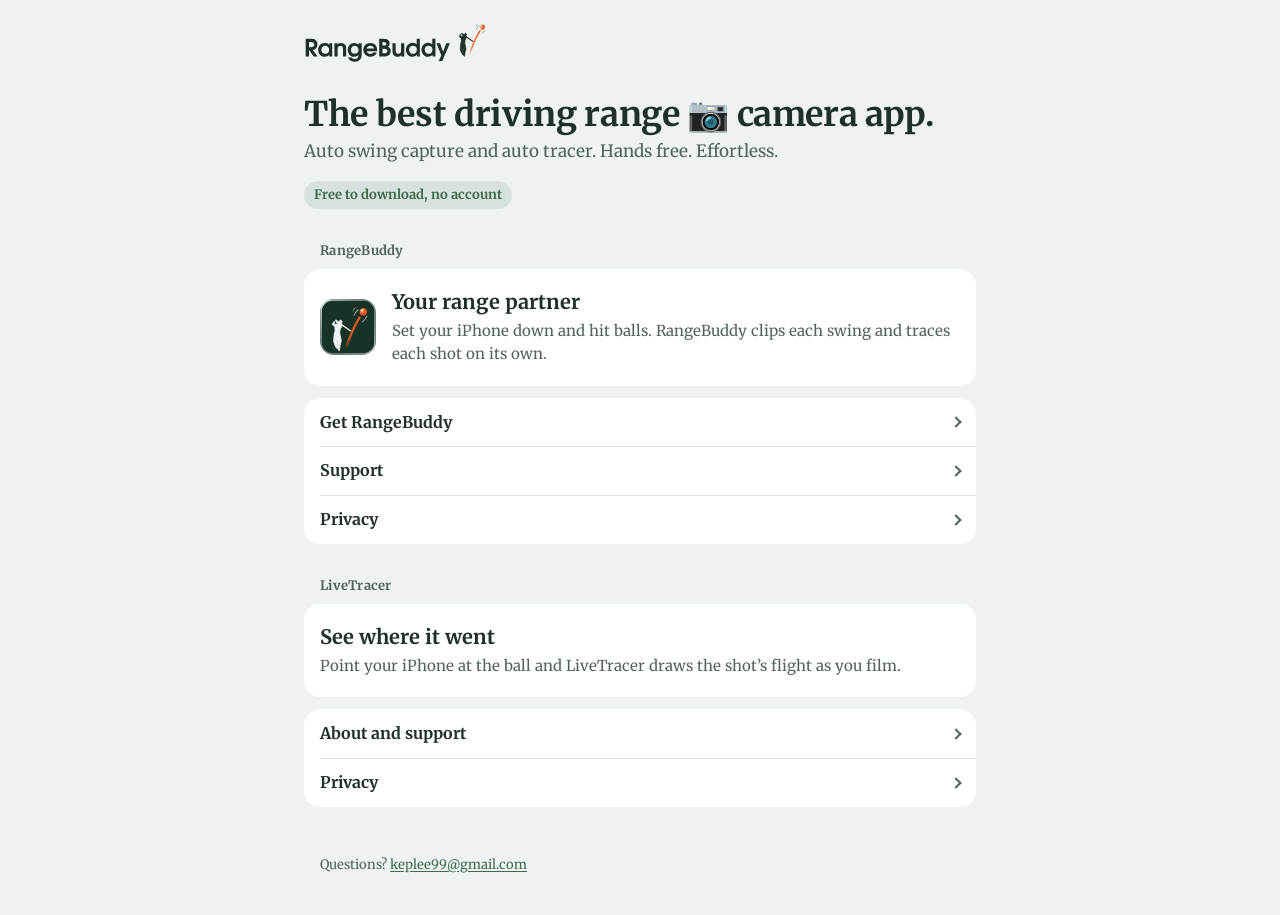
<file: index.html>
<!doctype html>
<html lang="en">
<head>
<meta charset="utf-8">
<meta name="viewport" content="width=device-width, initial-scale=1, viewport-fit=cover">
<title>RangeBuddy</title>
<meta name="description" content="Golf apps for iPhone: RangeBuddy films and sorts every swing; LiveTracer traces your shot as you film.">
<meta name="theme-color" content="#EEF2F1" media="(prefers-color-scheme: light)">
<meta name="theme-color" content="#1F2F2A" media="(prefers-color-scheme: dark)">
<link rel="icon" href="assets/rangebuddy-icon-mark.svg" type="image/svg+xml">
<link rel="stylesheet" href="assets/site.css">
</head>
<body>
<a class="skip" href="#main">Skip to content</a>
<div class="page">
  <header class="banner">
    <a class="brand" href="./" aria-label="RangeBuddy">
      <span class="wordmark" aria-hidden="true"></span>
      <picture aria-hidden="true">
        <source srcset="assets/rangebuddy-logo-dark.svg" media="(prefers-color-scheme: dark)">
        <img src="assets/rangebuddy-logo.svg" alt="">
      </picture>
    </a>
  </header>

  <main id="main">
    <h1 class="title">The best driving range 📷 camera app.</h1>
    <p class="lede">Auto swing capture and auto tracer. Hands free. Effortless.</p>
    <p><span class="badge">Free to download, no account</span></p>

    <section aria-labelledby="rangebuddy-heading">
      <h2 class="section-header" id="rangebuddy-heading">RangeBuddy</h2>
      <div class="group">
        <div class="hero">
          <img src="assets/rangebuddy-icon-mark.svg" alt="">
          <div>
            <h3>Your range partner</h3>
            <p>Set your iPhone down and hit balls. RangeBuddy clips each swing and traces each shot on its own.</p>
          </div>
        </div>
      </div>
      <nav class="group links" aria-label="RangeBuddy pages">
        <a class="row" href="get/"><span class="row-body"><span class="row-title">Get RangeBuddy</span></span></a>
        <a class="row" href="support/"><span class="row-body"><span class="row-title">Support</span></span></a>
        <a class="row" href="privacy/"><span class="row-body"><span class="row-title">Privacy</span></span></a>
      </nav>
    </section>

    <section aria-labelledby="livetracer-heading">
      <h2 class="section-header" id="livetracer-heading">LiveTracer</h2>
      <div class="group">
        <div class="hero">
          <div>
            <h3>See where it went</h3>
            <p>Point your iPhone at the ball and LiveTracer draws the shot’s flight as you film.</p>
          </div>
        </div>
      </div>
      <nav class="group links" aria-label="LiveTracer pages">
        <a class="row" href="livetracer/"><span class="row-body"><span class="row-title">About and support</span></span></a>
        <a class="row" href="livetracer/privacy/"><span class="row-body"><span class="row-title">Privacy</span></span></a>
      </nav>
    </section>
  </main>

  <footer class="footer">
    <span>Questions? <a href="mailto:keplee99@gmail.com">keplee99@gmail.com</a></span>
  </footer>
</div>
</body>
</html>
</file>
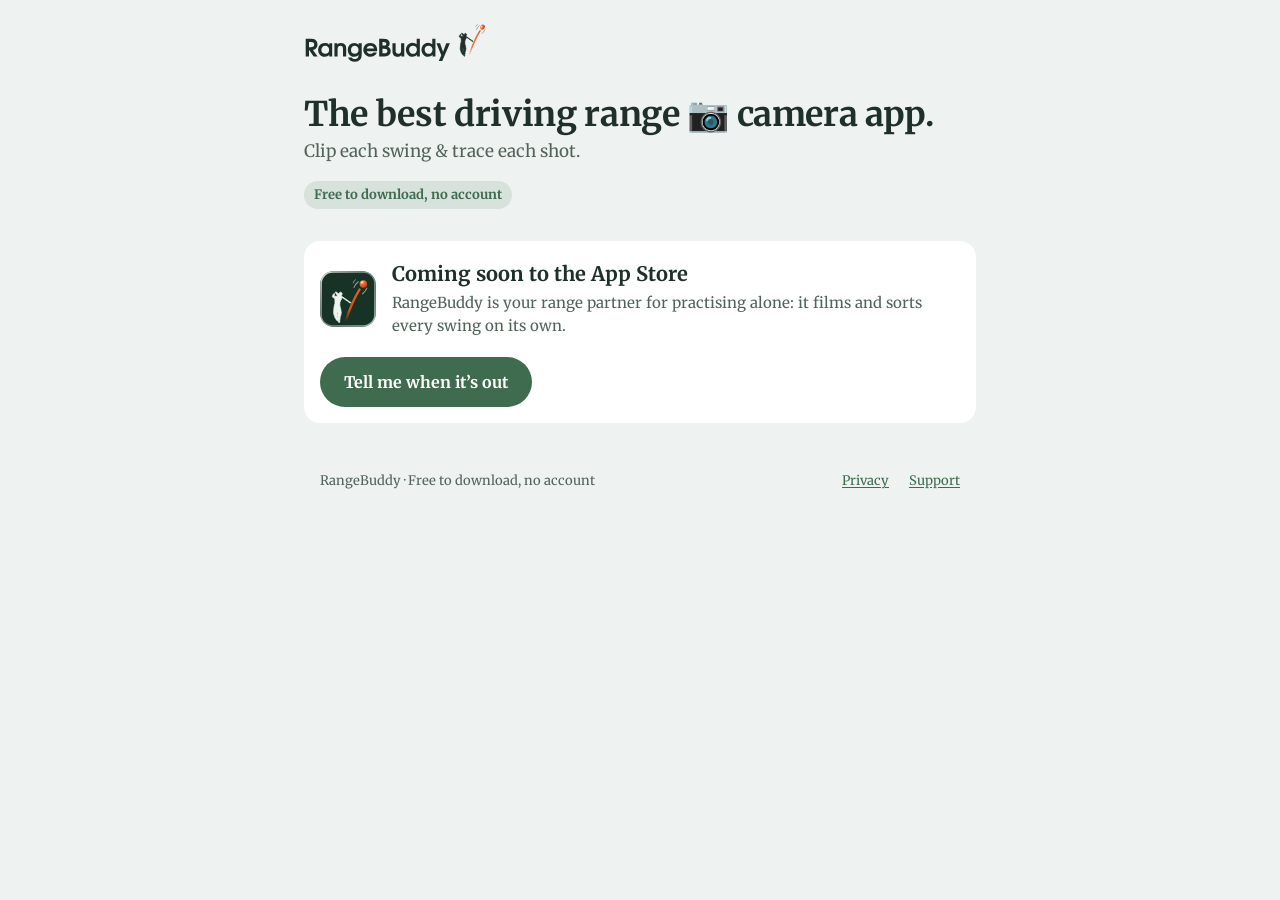
<file: get/index.html>
<!doctype html>
<html lang="en">
<head>
<meta charset="utf-8">
<meta name="viewport" content="width=device-width, initial-scale=1, viewport-fit=cover">
<title>Get RangeBuddy</title>
<meta name="description" content="RangeBuddy films and sorts every swing on its own. Free to download, no account.">
<meta name="robots" content="noindex">
<meta name="theme-color" content="#EEF2F1" media="(prefers-color-scheme: light)">
<meta name="theme-color" content="#1F2F2A" media="(prefers-color-scheme: dark)">
<link rel="icon" href="../assets/rangebuddy-icon-mark.svg" type="image/svg+xml">
<link rel="stylesheet" href="../assets/site.css">
<script>
  // Where the QR code on shared videos leads. Empty: show this page ("coming soon").
  // Set it to the App Store link at launch (or a TestFlight link before), e.g.
  // "https://apps.apple.com/app/id0000000000?pt=PROVIDER&ct=badge".
  // Query parameters on this page's URL (for example ?ct=badge) are passed through.
  var TARGET = "";
  if (TARGET) {
    var target = new URL(TARGET);
    new URLSearchParams(location.search).forEach(function (value, key) {
      if (!target.searchParams.has(key)) target.searchParams.set(key, value);
    });
    location.replace(target.toString());
  }
</script>
</head>
<body>
<a class="skip" href="#main">Skip to content</a>
<div class="page">
  <header class="banner">
    <a class="brand" href="../support/" aria-label="RangeBuddy">
      <span class="wordmark" aria-hidden="true"></span>
      <picture aria-hidden="true">
        <source srcset="../assets/rangebuddy-logo-dark.svg" media="(prefers-color-scheme: dark)">
        <img src="../assets/rangebuddy-logo.svg" alt="">
      </picture>
    </a>
  </header>

  <main id="main">
    <h1 class="title">The best driving range 📷 camera app.</h1>
    <p class="lede">Clip each swing &amp; trace each shot.</p>
    <p><span class="badge">Free to download, no account</span></p>

    <section aria-labelledby="soon-heading">
      <h2 class="visually-hidden" id="soon-heading">Availability</h2>
      <div class="group">
        <div class="hero">
          <img src="../assets/rangebuddy-icon-mark.svg" alt="">
          <div>
            <h3>Coming soon to the App Store</h3>
            <p>RangeBuddy is your range partner for practising alone: it films and sorts every swing on its own.</p>
          </div>
        </div>
        <div class="actions"><a class="button" href="mailto:keplee99@gmail.com?subject=Tell%20me%20when%20RangeBuddy%20launches">Tell me when it’s out</a></div>
      </div>
    </section>
  </main>

  <footer class="footer">
    <span>RangeBuddy · Free to download, no account</span>
    <nav aria-label="Footer"><a href="../privacy/">Privacy</a><a href="../support/">Support</a></nav>
  </footer>
</div>
</body>
</html>
</file>
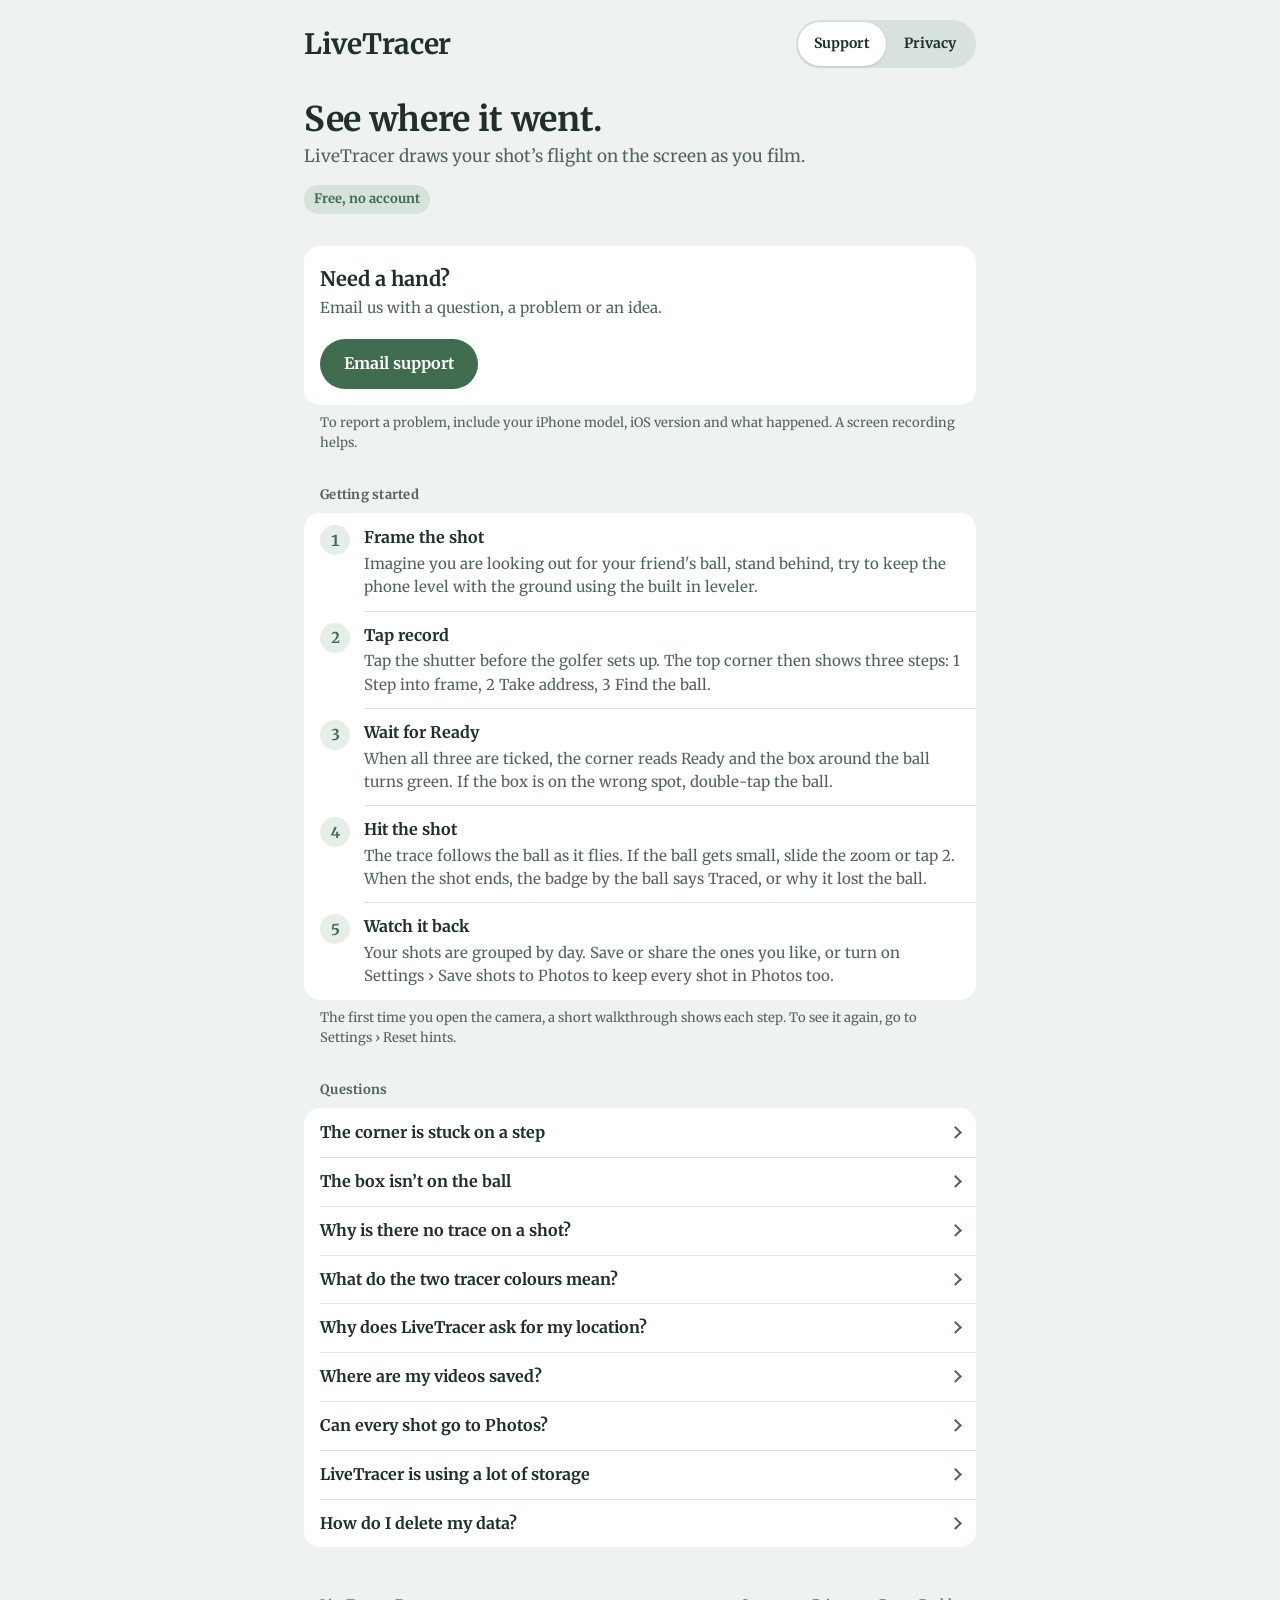
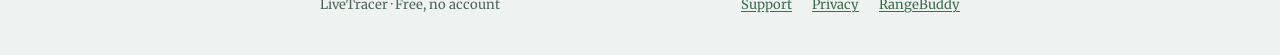
<file: livetracer/index.html>
<!doctype html>
<html lang="en">
<head>
<meta charset="utf-8">
<meta name="viewport" content="width=device-width, initial-scale=1, viewport-fit=cover">
<title>LiveTracer</title>
<meta name="description" content="LiveTracer draws your golf shot’s flight as you film it on iPhone. Help, setup tips and how to reach us.">
<meta name="theme-color" content="#EEF2F1" media="(prefers-color-scheme: light)">
<meta name="theme-color" content="#1F2F2A" media="(prefers-color-scheme: dark)">
<link rel="stylesheet" href="../assets/site.css">
</head>
<body>
<a class="skip" href="#main">Skip to content</a>
<div class="page">
  <header class="banner">
    <a class="brand brand-text" href="./">LiveTracer</a>
    <nav class="segmented" aria-label="Pages">
      <a href="./" aria-current="page">Support</a>
      <a href="privacy/">Privacy</a>
    </nav>
  </header>

  <main id="main">
    <h1 class="title">See where it went.</h1>
    <p class="lede">LiveTracer draws your shot’s flight on the screen as you film.</p>
    <p><span class="badge">Free, no account</span></p>

    <section aria-labelledby="contact-heading">
      <h2 class="visually-hidden" id="contact-heading">Contact</h2>
      <div class="group">
        <div class="hero">
          <div>
            <h3>Need a hand?</h3>
            <p>Email us with a question, a problem or an idea.</p>
          </div>
        </div>
        <div class="actions"><a class="button" href="mailto:keplee99@gmail.com?subject=LiveTracer%20support">Email support</a></div>
      </div>
      <p class="section-footer">To report a problem, include your iPhone model, iOS version and what happened. A screen recording helps.</p>
    </section>

    <!-- faq:begin Apps/LiveTracer/LiveTracer/Support/faq.json (generated by Tools/Support/render_site_faq.py; edit the FAQ file, not this) -->
    <section aria-labelledby="start-heading">
      <h2 class="section-header" id="start-heading">Getting started</h2>
      <ol class="group has-icons">
        <li class="row">
          <span class="step-number" aria-hidden="true">1</span>
          <div class="row-body"><p class="row-title">Frame the shot</p><p class="row-text">Imagine you are looking out for your friend's ball, stand behind, try to keep the phone level with the ground using the built in leveler.</p></div>
        </li>
        <li class="row">
          <span class="step-number" aria-hidden="true">2</span>
          <div class="row-body"><p class="row-title">Tap record</p><p class="row-text">Tap the shutter before the golfer sets up. The top corner then shows three steps: 1 Step into frame, 2 Take address, 3 Find the ball.</p></div>
        </li>
        <li class="row">
          <span class="step-number" aria-hidden="true">3</span>
          <div class="row-body"><p class="row-title">Wait for Ready</p><p class="row-text">When all three are ticked, the corner reads Ready and the box around the ball turns green. If the box is on the wrong spot, double-tap the ball.</p></div>
        </li>
        <li class="row">
          <span class="step-number" aria-hidden="true">4</span>
          <div class="row-body"><p class="row-title">Hit the shot</p><p class="row-text">The trace follows the ball as it flies. If the ball gets small, slide the zoom or tap 2. When the shot ends, the badge by the ball says Traced, or why it lost the ball.</p></div>
        </li>
        <li class="row">
          <span class="step-number" aria-hidden="true">5</span>
          <div class="row-body"><p class="row-title">Watch it back</p><p class="row-text">Your shots are grouped by day. Save or share the ones you like, or turn on Settings › Save shots to Photos to keep every shot in Photos too.</p></div>
        </li>
      </ol>
      <p class="section-footer">The first time you open the camera, a short walkthrough shows each step. To see it again, go to Settings › Reset hints.</p>
    </section>

    <section aria-labelledby="faq-heading">
      <h2 class="section-header" id="faq-heading">Questions</h2>
      <div class="group">
        <details class="row" id="corner-stuck">
          <summary>The corner is stuck on a step</summary>
          <div class="answer"><p>Step into frame: get the golfer’s whole body in the picture. Take address: the golfer stands still over the ball for a moment. Find the ball: if LiveTracer doesn’t find it, double-tap the ball.</p></div>
        </details>
        <details class="row" id="box-not-on-ball">
          <summary>The box isn’t on the ball</summary>
          <div class="answer"><p>Double-tap the ball to move the box there. Tap reset to let LiveTracer search on its own again.</p></div>
        </details>
        <details class="row" id="no-trace">
          <summary>Why is there no trace on a shot?</summary>
          <div class="answer"><p>The tracer needs to see the ball leave. Wait for Ready and the green box before the swing, keep the ball in frame, and avoid filming straight into the sun. Zooming in helps when the ball is far away.</p><p>If the badge says Camera lost, the picture moved too fast or showed too little background to follow. Move the phone smoothly and keep some ground or trees in view.</p></div>
        </details>
        <details class="row" id="tracer-colours">
          <summary>What do the two tracer colours mean?</summary>
          <div class="answer"><p><span class="swatch tracer" aria-hidden="true"></span>The tracer colour is where LiveTracer saw the ball.</p><p><span class="swatch projected" aria-hidden="true"></span>Yellow is the projected rest of the flight, estimated from what it saw.</p></div>
        </details>
        <details class="row" id="location">
          <summary>Why does LiveTracer ask for my location?</summary>
          <div class="answer"><p>To label each day’s shots with the course or town you were at. It’s optional: say no and your shots simply have no place name. See <a href="privacy/">Privacy</a>.</p></div>
        </details>
        <details class="row" id="videos-saved">
          <summary>Where are my videos saved?</summary>
          <div class="answer"><p>In LiveTracer on your iPhone, grouped by day. To keep a copy somewhere else, share a shot or save it to Photos.</p></div>
        </details>
        <details class="row" id="save-to-photos">
          <summary>Can every shot go to Photos?</summary>
          <div class="answer"><p>Yes. Turn on Settings › Save shots to Photos. Each shot is saved with its tracer as soon as it’s ready, and stays in LiveTracer too.</p></div>
        </details>
        <details class="row" id="storage">
          <summary>LiveTracer is using a lot of storage</summary>
          <div class="answer"><p>Videos take space. Delete shots you no longer need, after saving any you want to keep to Photos.</p></div>
        </details>
        <details class="row" id="delete-data">
          <summary>How do I delete my data?</summary>
          <div class="answer"><p>Delete shots in the app, or delete LiveTracer from your iPhone to remove everything it stored.</p></div>
        </details>
      </div>
    </section>
    <!-- faq:end -->
  </main>

  <footer class="footer">
    <span>LiveTracer · Free, no account</span>
    <nav aria-label="Footer"><a href="./">Support</a><a href="privacy/">Privacy</a><a href="../">RangeBuddy</a></nav>
  </footer>
</div>
</body>
</html>
</file>
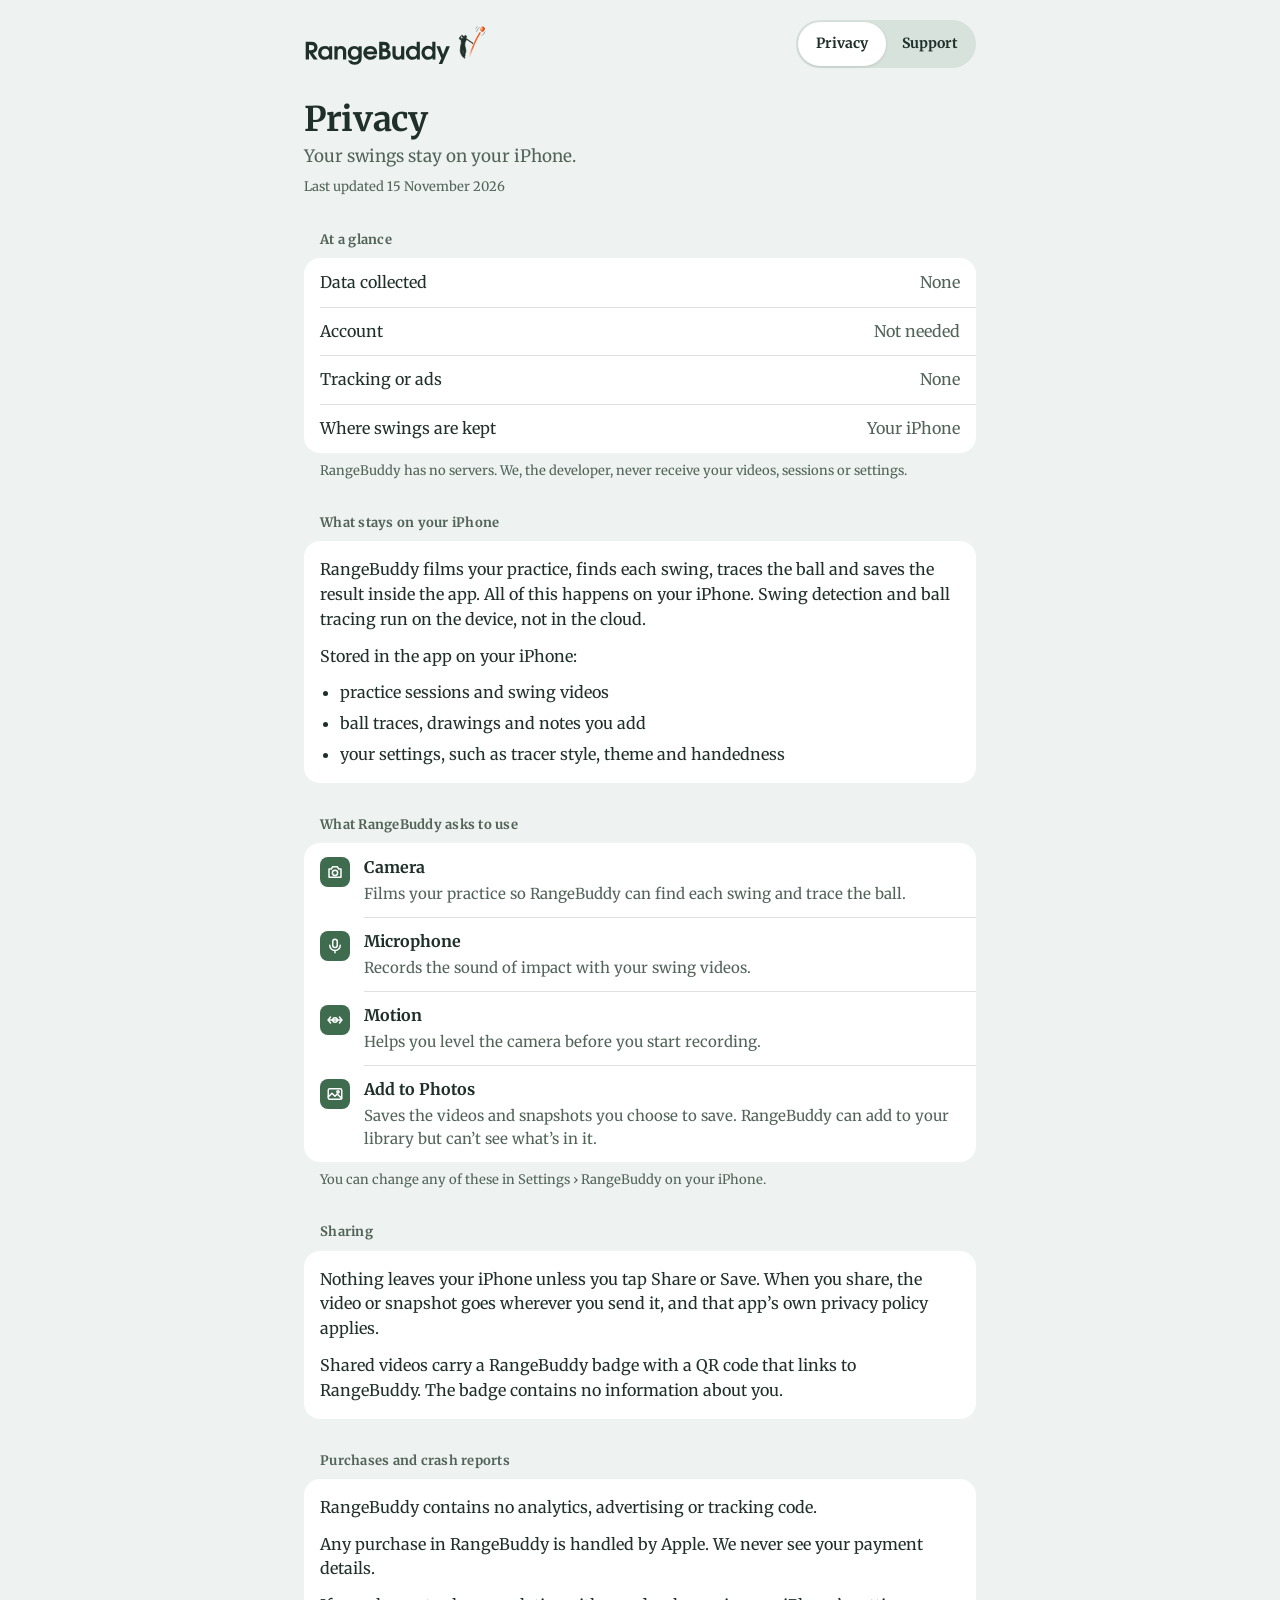
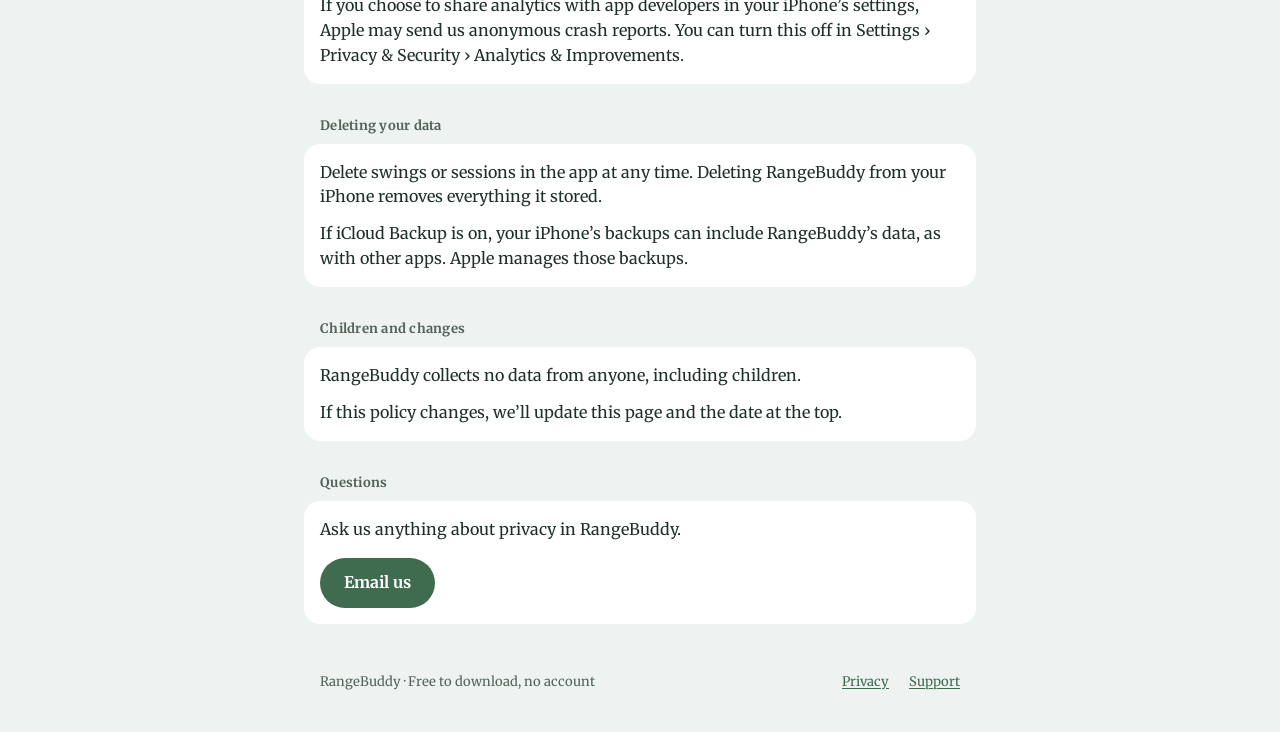
<file: privacy/index.html>
<!doctype html>
<html lang="en">
<head>
<meta charset="utf-8">
<meta name="viewport" content="width=device-width, initial-scale=1, viewport-fit=cover">
<title>Privacy · RangeBuddy</title>
<meta name="description" content="RangeBuddy keeps your swings on your iPhone. No account, no tracking, no data collected.">
<meta name="theme-color" content="#EEF2F1" media="(prefers-color-scheme: light)">
<meta name="theme-color" content="#1F2F2A" media="(prefers-color-scheme: dark)">
<link rel="icon" href="../assets/rangebuddy-icon-mark.svg" type="image/svg+xml">
<link rel="stylesheet" href="../assets/site.css">
</head>
<body>
<a class="skip" href="#main">Skip to content</a>
<div class="page">
  <header class="banner">
    <a class="brand" href="../support/" aria-label="RangeBuddy">
      <span class="wordmark" aria-hidden="true"></span>
      <picture aria-hidden="true">
        <source srcset="../assets/rangebuddy-logo-dark.svg" media="(prefers-color-scheme: dark)">
        <img src="../assets/rangebuddy-logo.svg" alt="">
      </picture>
    </a>
    <nav class="segmented" aria-label="Pages">
      <a href="./" aria-current="page">Privacy</a>
      <a href="../support/">Support</a>
    </nav>
  </header>

  <main id="main">
    <h1 class="title">Privacy</h1>
    <p class="lede">Your swings stay on your iPhone.</p>
    <p class="updated">Last updated 15 November 2026</p>

    <section aria-labelledby="summary-heading">
      <h2 class="section-header" id="summary-heading">At a glance</h2>
      <ul class="group">
        <li class="row summary"><span class="row-body">Data collected</span><span class="row-value">None</span></li>
        <li class="row summary"><span class="row-body">Account</span><span class="row-value">Not needed</span></li>
        <li class="row summary"><span class="row-body">Tracking or ads</span><span class="row-value">None</span></li>
        <li class="row summary"><span class="row-body">Where swings are kept</span><span class="row-value">Your iPhone</span></li>
      </ul>
      <p class="section-footer">RangeBuddy has no servers. We, the developer, never receive your videos, sessions or settings.</p>
    </section>

    <section aria-labelledby="device-heading">
      <h2 class="section-header" id="device-heading">What stays on your iPhone</h2>
      <div class="group prose">
        <p>RangeBuddy films your practice, finds each swing, traces the ball and saves the result inside the app. All of this happens on your iPhone. Swing detection and ball tracing run on the device, not in the cloud.</p>
        <p>Stored in the app on your iPhone:</p>
        <ul>
          <li>practice sessions and swing videos</li>
          <li>ball traces, drawings and notes you add</li>
          <li>your settings, such as tracer style, theme and handedness</li>
        </ul>
      </div>
    </section>

    <section aria-labelledby="permissions-heading">
      <h2 class="section-header" id="permissions-heading">What RangeBuddy asks to use</h2>
      <ul class="group has-icons">
        <li class="row">
          <span class="tile" aria-hidden="true"><svg viewBox="0 0 24 24" fill="none" stroke="currentColor" stroke-width="2" stroke-linecap="round" stroke-linejoin="round"><path d="M4 8h3l2-3h6l2 3h3v11H4z"/><circle cx="12" cy="13" r="3.5"/></svg></span>
          <div class="row-body"><p class="row-title">Camera</p><p class="row-text">Films your practice so RangeBuddy can find each swing and trace the ball.</p></div>
        </li>
        <li class="row">
          <span class="tile" aria-hidden="true"><svg viewBox="0 0 24 24" fill="none" stroke="currentColor" stroke-width="2" stroke-linecap="round" stroke-linejoin="round"><rect x="9" y="3" width="6" height="11" rx="3"/><path d="M5 11a7 7 0 0 0 14 0M12 18v3"/></svg></span>
          <div class="row-body"><p class="row-title">Microphone</p><p class="row-text">Records the sound of impact with your swing videos.</p></div>
        </li>
        <li class="row">
          <span class="tile" aria-hidden="true"><svg viewBox="0 0 24 24" fill="none" stroke="currentColor" stroke-width="2" stroke-linecap="round" stroke-linejoin="round"><path d="M3 12h18"/><circle cx="12" cy="12" r="3"/><path d="M6 8l-3 4 3 4M18 8l3 4-3 4"/></svg></span>
          <div class="row-body"><p class="row-title">Motion</p><p class="row-text">Helps you level the camera before you start recording.</p></div>
        </li>
        <li class="row">
          <span class="tile" aria-hidden="true"><svg viewBox="0 0 24 24" fill="none" stroke="currentColor" stroke-width="2" stroke-linecap="round" stroke-linejoin="round"><rect x="3" y="5" width="18" height="14" rx="2"/><path d="M3 16l5-5 4 4 3-3 6 6"/><circle cx="16" cy="9" r="1.5"/></svg></span>
          <div class="row-body"><p class="row-title">Add to Photos</p><p class="row-text">Saves the videos and snapshots you choose to save. RangeBuddy can add to your library but can’t see what’s in it.</p></div>
        </li>
      </ul>
      <p class="section-footer">You can change any of these in Settings › RangeBuddy on your iPhone.</p>
    </section>

    <section aria-labelledby="sharing-heading">
      <h2 class="section-header" id="sharing-heading">Sharing</h2>
      <div class="group prose">
        <p>Nothing leaves your iPhone unless you tap Share or Save. When you share, the video or snapshot goes wherever you send it, and that app’s own privacy policy applies.</p>
        <p>Shared videos carry a RangeBuddy badge with a QR code that links to RangeBuddy. The badge contains no information about you.</p>
      </div>
    </section>

    <section aria-labelledby="apple-heading">
      <h2 class="section-header" id="apple-heading">Purchases and crash reports</h2>
      <div class="group prose">
        <p>RangeBuddy contains no analytics, advertising or tracking code.</p>
        <p>Any purchase in RangeBuddy is handled by Apple. We never see your payment details.</p>
        <p>If you choose to share analytics with app developers in your iPhone’s settings, Apple may send us anonymous crash reports. You can turn this off in Settings › Privacy &amp; Security › Analytics &amp; Improvements.</p>
      </div>
    </section>

    <section aria-labelledby="delete-heading">
      <h2 class="section-header" id="delete-heading">Deleting your data</h2>
      <div class="group prose">
        <p>Delete swings or sessions in the app at any time. Deleting RangeBuddy from your iPhone removes everything it stored.</p>
        <p>If iCloud Backup is on, your iPhone’s backups can include RangeBuddy’s data, as with other apps. Apple manages those backups.</p>
      </div>
    </section>

    <section aria-labelledby="other-heading">
      <h2 class="section-header" id="other-heading">Children and changes</h2>
      <div class="group prose">
        <p>RangeBuddy collects no data from anyone, including children.</p>
        <p>If this policy changes, we’ll update this page and the date at the top.</p>
      </div>
    </section>

    <section aria-labelledby="contact-heading">
      <h2 class="section-header" id="contact-heading">Questions</h2>
      <div class="group">
        <div class="prose"><p>Ask us anything about privacy in RangeBuddy.</p></div>
        <div class="actions"><a class="button" href="mailto:keplee99@gmail.com?subject=RangeBuddy%20privacy">Email us</a></div>
      </div>
    </section>
  </main>

  <footer class="footer">
    <span>RangeBuddy · Free to download, no account</span>
    <nav aria-label="Footer"><a href="./">Privacy</a><a href="../support/">Support</a></nav>
  </footer>
</div>
</body>
</html>
</file>
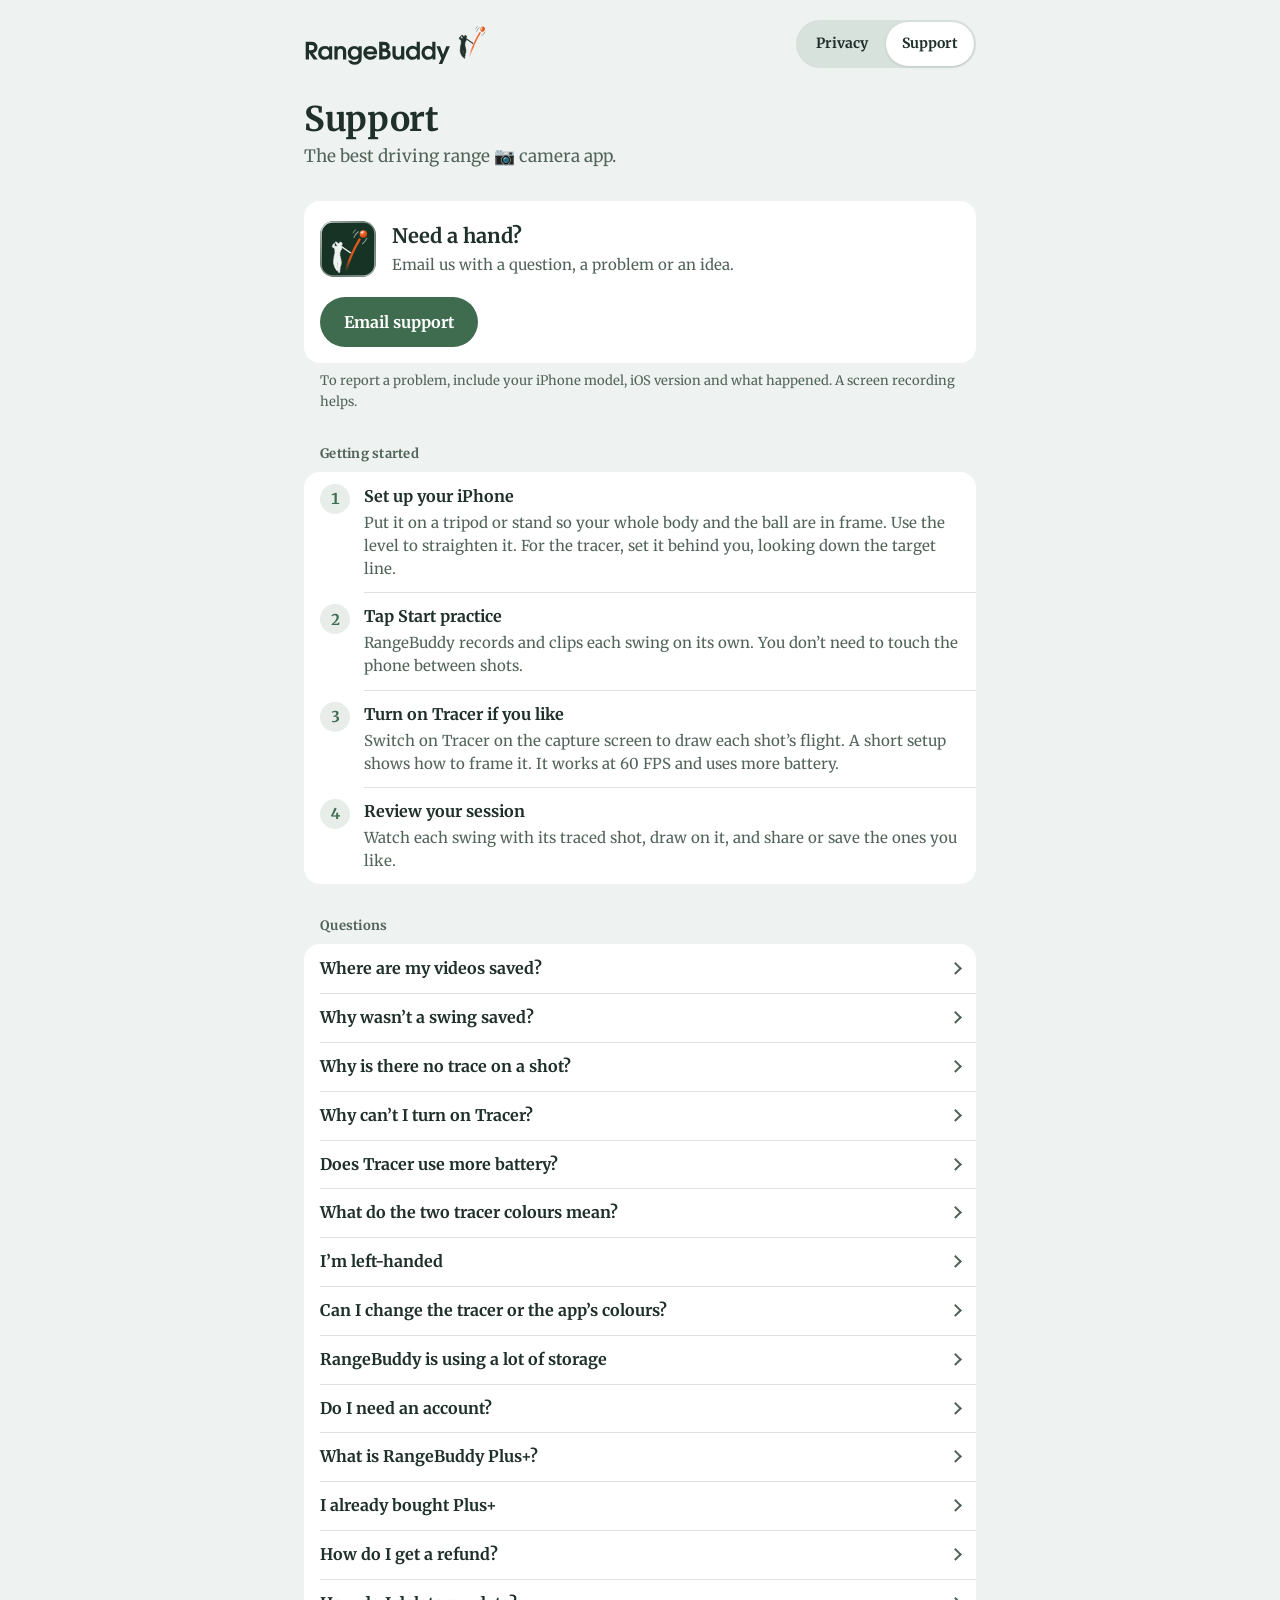
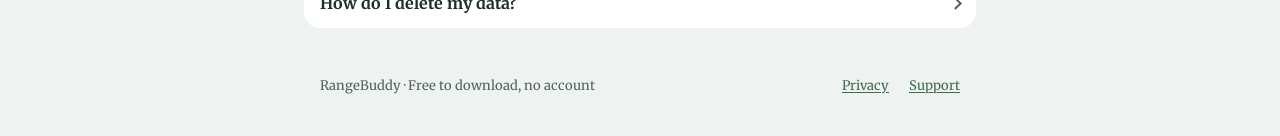
<file: support/index.html>
<!doctype html>
<html lang="en">
<head>
<meta charset="utf-8">
<meta name="viewport" content="width=device-width, initial-scale=1, viewport-fit=cover">
<title>Support · RangeBuddy</title>
<meta name="description" content="Help with RangeBuddy: setting up, finding your swings, the tracer, and how to reach us.">
<meta name="theme-color" content="#EEF2F1" media="(prefers-color-scheme: light)">
<meta name="theme-color" content="#1F2F2A" media="(prefers-color-scheme: dark)">
<link rel="icon" href="../assets/rangebuddy-icon-mark.svg" type="image/svg+xml">
<link rel="stylesheet" href="../assets/site.css">
</head>
<body>
<a class="skip" href="#main">Skip to content</a>
<div class="page">
  <header class="banner">
    <a class="brand" href="./" aria-label="RangeBuddy">
      <span class="wordmark" aria-hidden="true"></span>
      <picture aria-hidden="true">
        <source srcset="../assets/rangebuddy-logo-dark.svg" media="(prefers-color-scheme: dark)">
        <img src="../assets/rangebuddy-logo.svg" alt="">
      </picture>
    </a>
    <nav class="segmented" aria-label="Pages">
      <a href="../privacy/">Privacy</a>
      <a href="./" aria-current="page">Support</a>
    </nav>
  </header>

  <main id="main">
    <h1 class="title">Support</h1>
    <p class="lede">The best driving range 📷 camera app.</p>

    <section aria-labelledby="contact-heading">
      <h2 class="visually-hidden" id="contact-heading">Contact</h2>
      <div class="group">
        <div class="hero">
          <img src="../assets/rangebuddy-icon-mark.svg" alt="">
          <div>
            <h3>Need a hand?</h3>
            <p>Email us with a question, a problem or an idea.</p>
          </div>
        </div>
        <div class="actions"><a class="button" href="mailto:keplee99@gmail.com?subject=RangeBuddy%20support">Email support</a></div>
      </div>
      <p class="section-footer">To report a problem, include your iPhone model, iOS version and what happened. A screen recording helps.</p>
    </section>

    <!-- faq:begin Apps/RangeBuddy/RangeBuddy/Support/faq.json (generated by Tools/Support/render_site_faq.py; edit the FAQ file, not this) -->
    <section aria-labelledby="start-heading">
      <h2 class="section-header" id="start-heading">Getting started</h2>
      <ol class="group has-icons">
        <li class="row">
          <span class="step-number" aria-hidden="true">1</span>
          <div class="row-body"><p class="row-title">Set up your iPhone</p><p class="row-text">Put it on a tripod or stand so your whole body and the ball are in frame. Use the level to straighten it. For the tracer, set it behind you, looking down the target line.</p></div>
        </li>
        <li class="row">
          <span class="step-number" aria-hidden="true">2</span>
          <div class="row-body"><p class="row-title">Tap Start practice</p><p class="row-text">RangeBuddy records and clips each swing on its own. You don’t need to touch the phone between shots.</p></div>
        </li>
        <li class="row">
          <span class="step-number" aria-hidden="true">3</span>
          <div class="row-body"><p class="row-title">Turn on Tracer if you like</p><p class="row-text">Switch on Tracer on the capture screen to draw each shot’s flight. A short setup shows how to frame it. It works at 60 FPS and uses more battery.</p></div>
        </li>
        <li class="row">
          <span class="step-number" aria-hidden="true">4</span>
          <div class="row-body"><p class="row-title">Review your session</p><p class="row-text">Watch each swing with its traced shot, draw on it, and share or save the ones you like.</p></div>
        </li>
      </ol>
    </section>

    <section aria-labelledby="faq-heading">
      <h2 class="section-header" id="faq-heading">Questions</h2>
      <div class="group">
        <details class="row" id="videos-saved">
          <summary>Where are my videos saved?</summary>
          <div class="answer"><p>In RangeBuddy on your iPhone, grouped by practice session. To keep a copy somewhere else, open a swing and tap Share, or save it to Photos.</p></div>
        </details>
        <details class="row" id="swing-not-saved">
          <summary>Why wasn’t a swing saved?</summary>
          <div class="answer"><p>RangeBuddy skips practice swings: if the ball is still sitting there after you swing, the swing isn’t saved. For real shots, make sure your whole body and the ball stay in frame, and that the phone doesn’t move during the session.</p><p>If a real swing wasn’t kept, tap Missed a swing? on the capture screen to save it from the last 15 seconds.</p></div>
        </details>
        <details class="row" id="no-trace">
          <summary>Why is there no trace on a shot?</summary>
          <div class="answer"><p>Check that Tracer is on, on the capture screen. The tracer needs to see the ball leave: keep the ball in frame with space above it, clear other balls and tees off the mat, and avoid filming straight into the sun. You can still review and share the swing without a trace.</p></div>
        </details>
        <details class="row" id="tracer-off">
          <summary>Why can’t I turn on Tracer?</summary>
          <div class="answer"><p>Tap the switch to see why. Tracer works only at 60 FPS and with the phone behind you, looking down the target line. It also turns off while the phone is too hot: swings still record, and it comes back when the phone cools.</p></div>
        </details>
        <details class="row" id="battery">
          <summary>Does Tracer use more battery?</summary>
          <div class="answer"><p>Yes. Switch Tracer off any time to save battery; swings still record and clip as usual.</p></div>
        </details>
        <details class="row" id="tracer-colours">
          <summary>What do the two tracer colours mean?</summary>
          <div class="answer"><p><span class="swatch tracer" aria-hidden="true"></span>The tracer colour (orange by default) is where RangeBuddy saw the ball.</p><p><span class="swatch projected" aria-hidden="true"></span>Yellow is the projected rest of the flight, estimated from what it saw.</p></div>
        </details>
        <details class="row" id="left-handed">
          <summary>I’m left-handed</summary>
          <div class="answer"><p>Switch to Left-handed in Settings › Golfer to play the Home swing game left-handed.</p></div>
        </details>
        <details class="row" id="change-looks">
          <summary>Can I change the tracer or the app’s colours?</summary>
          <div class="answer"><p>Choose the tracer’s look and colour in Settings › Appearance › Tracer style, or from any swing’s Tracer menu. The app’s colour theme, Home Screen icon and share watermark are in Settings › Appearance too.</p></div>
        </details>
        <details class="row" id="storage">
          <summary>RangeBuddy is using a lot of storage</summary>
          <div class="answer"><p>Swing videos take space. Delete swings or sessions you no longer need, after saving any you want to keep to Photos.</p></div>
        </details>
        <details class="row" id="account">
          <summary>Do I need an account?</summary>
          <div class="answer"><p>No. RangeBuddy is free to download and works without an account. Your swings stay on your iPhone. See <a href="../privacy/">Privacy</a>.</p></div>
        </details>
        <details class="row" id="plus">
          <summary>What is RangeBuddy Plus+?</summary>
          <div class="answer"><p>An optional one-time purchase that unlocks more tracer styles, watermarks and colour themes. There’s no subscription. Recording, swing detection and ball tracing are free.</p></div>
        </details>
        <details class="row" id="plus-restore">
          <summary>I already bought Plus+</summary>
          <div class="answer"><p>On a new iPhone, or after reinstalling, go to Settings › RangeBuddy Plus+ and tap Restore Purchases. Use the same Apple Account you bought it with.</p></div>
        </details>
        <details class="row" id="refund">
          <summary>How do I get a refund?</summary>
          <div class="answer"><p>Purchases are handled by Apple. Request a refund at <a href="https://reportaproblem.apple.com">reportaproblem.apple.com</a>.</p></div>
        </details>
        <details class="row" id="delete-data">
          <summary>How do I delete my data?</summary>
          <div class="answer"><p>Delete swings or sessions in the app, or delete RangeBuddy from your iPhone to remove everything it stored.</p></div>
        </details>
      </div>
    </section>
    <!-- faq:end -->
  </main>

  <footer class="footer">
    <span>RangeBuddy · Free to download, no account</span>
    <nav aria-label="Footer"><a href="../privacy/">Privacy</a><a href="./">Support</a></nav>
  </footer>
</div>
</body>
</html>
</file>
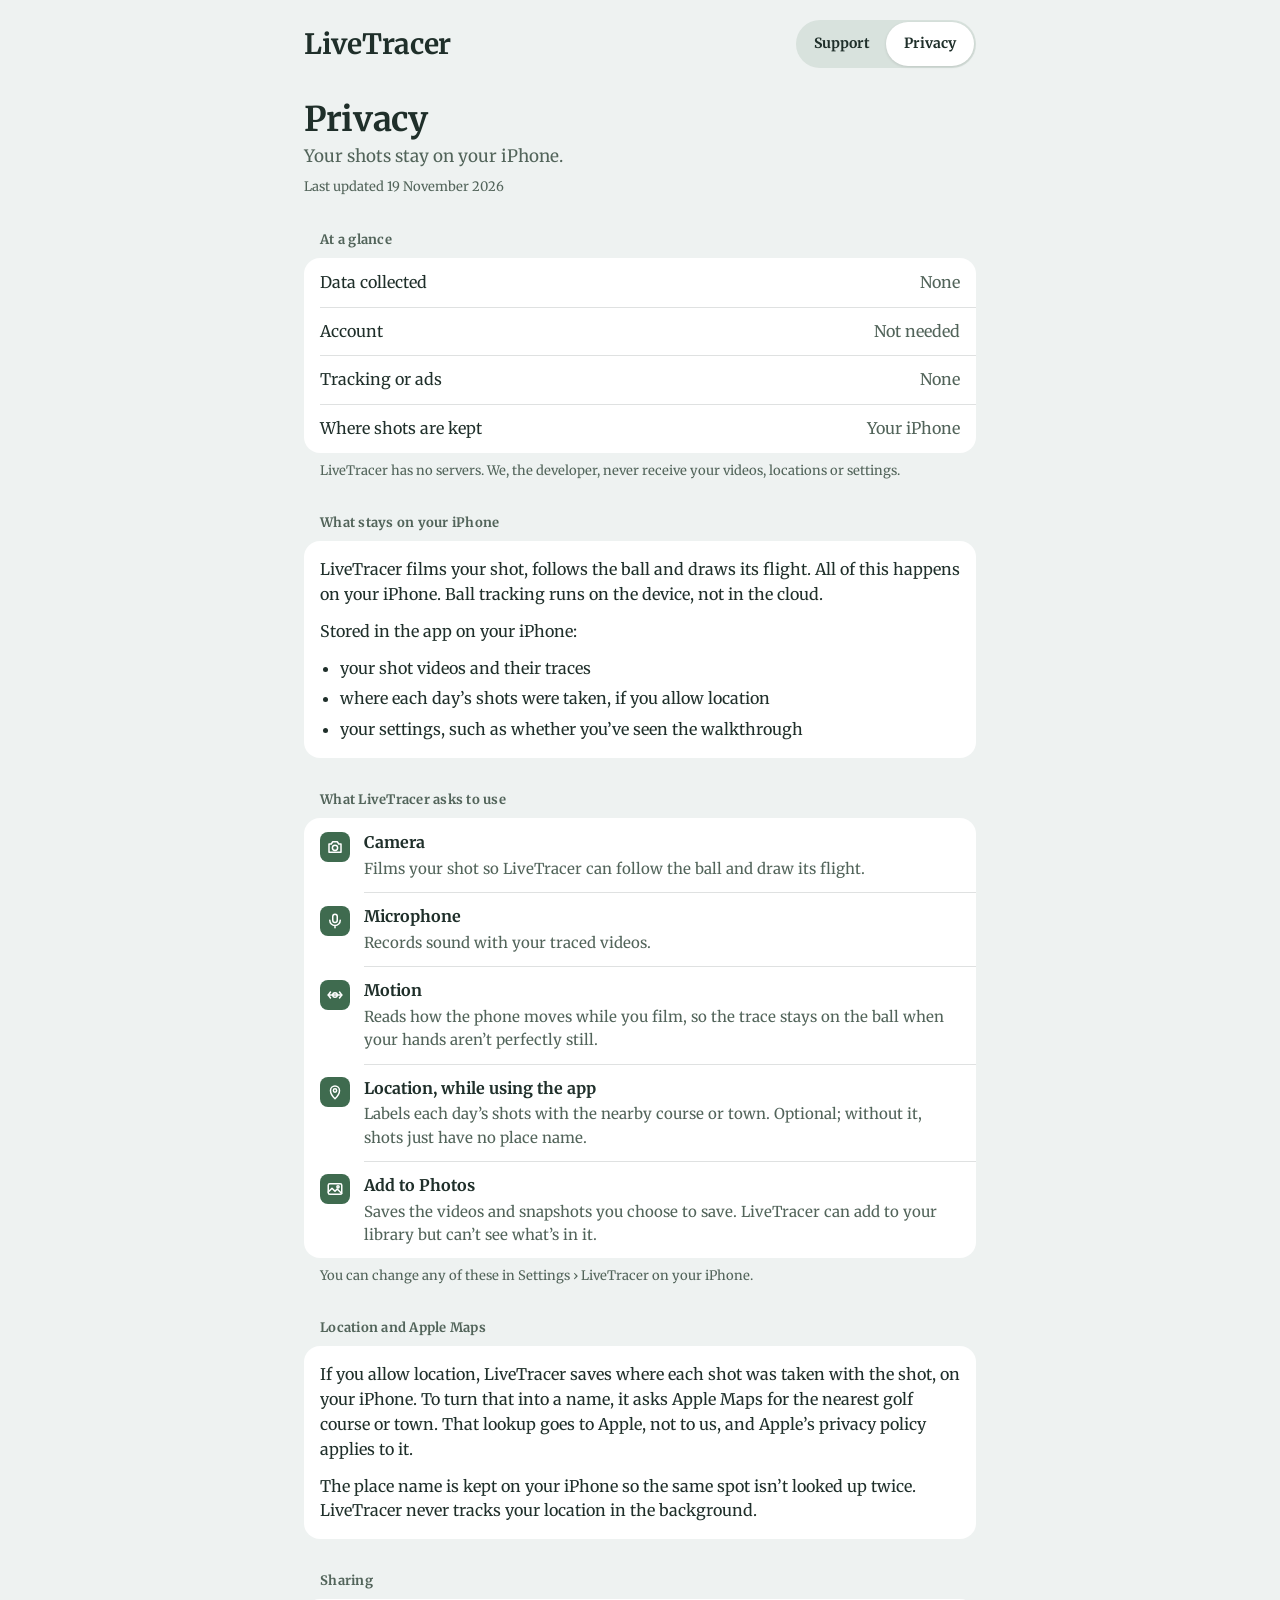
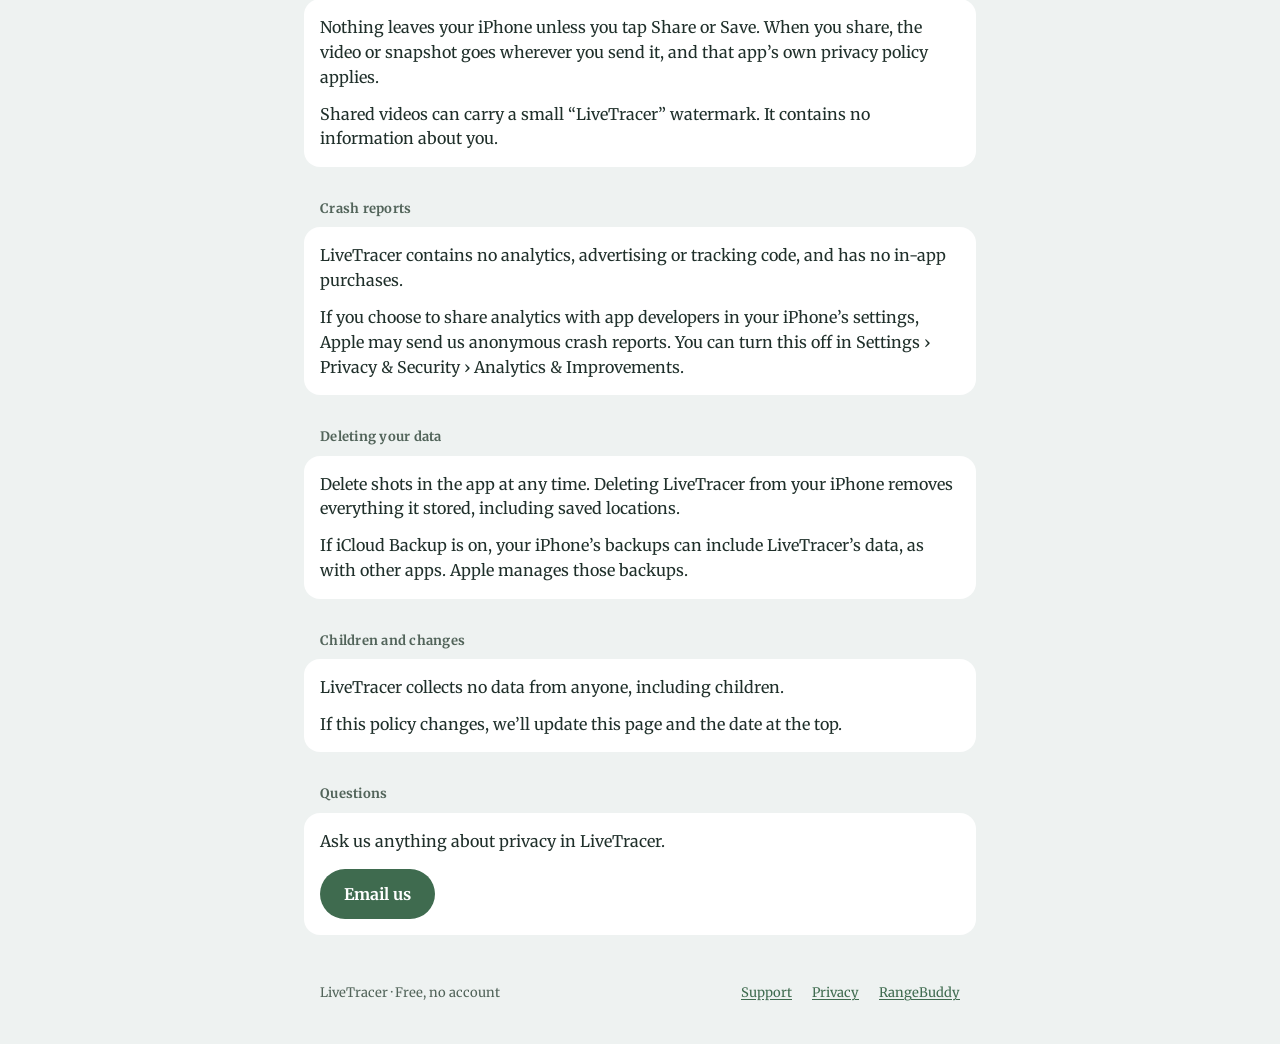
<file: livetracer/privacy/index.html>
<!doctype html>
<html lang="en">
<head>
<meta charset="utf-8">
<meta name="viewport" content="width=device-width, initial-scale=1, viewport-fit=cover">
<title>Privacy · LiveTracer</title>
<meta name="description" content="LiveTracer keeps your shots on your iPhone. No account, no tracking, no data collected.">
<meta name="theme-color" content="#EEF2F1" media="(prefers-color-scheme: light)">
<meta name="theme-color" content="#1F2F2A" media="(prefers-color-scheme: dark)">
<link rel="stylesheet" href="../../assets/site.css">
</head>
<body>
<a class="skip" href="#main">Skip to content</a>
<div class="page">
  <header class="banner">
    <a class="brand brand-text" href="../">LiveTracer</a>
    <nav class="segmented" aria-label="Pages">
      <a href="../">Support</a>
      <a href="./" aria-current="page">Privacy</a>
    </nav>
  </header>

  <main id="main">
    <h1 class="title">Privacy</h1>
    <p class="lede">Your shots stay on your iPhone.</p>
    <p class="updated">Last updated 19 November 2026</p>

    <section aria-labelledby="summary-heading">
      <h2 class="section-header" id="summary-heading">At a glance</h2>
      <ul class="group">
        <li class="row summary"><span class="row-body">Data collected</span><span class="row-value">None</span></li>
        <li class="row summary"><span class="row-body">Account</span><span class="row-value">Not needed</span></li>
        <li class="row summary"><span class="row-body">Tracking or ads</span><span class="row-value">None</span></li>
        <li class="row summary"><span class="row-body">Where shots are kept</span><span class="row-value">Your iPhone</span></li>
      </ul>
      <p class="section-footer">LiveTracer has no servers. We, the developer, never receive your videos, locations or settings.</p>
    </section>

    <section aria-labelledby="device-heading">
      <h2 class="section-header" id="device-heading">What stays on your iPhone</h2>
      <div class="group prose">
        <p>LiveTracer films your shot, follows the ball and draws its flight. All of this happens on your iPhone. Ball tracking runs on the device, not in the cloud.</p>
        <p>Stored in the app on your iPhone:</p>
        <ul>
          <li>your shot videos and their traces</li>
          <li>where each day’s shots were taken, if you allow location</li>
          <li>your settings, such as whether you’ve seen the walkthrough</li>
        </ul>
      </div>
    </section>

    <section aria-labelledby="permissions-heading">
      <h2 class="section-header" id="permissions-heading">What LiveTracer asks to use</h2>
      <ul class="group has-icons">
        <li class="row">
          <span class="tile" aria-hidden="true"><svg viewBox="0 0 24 24" fill="none" stroke="currentColor" stroke-width="2" stroke-linecap="round" stroke-linejoin="round"><path d="M4 8h3l2-3h6l2 3h3v11H4z"/><circle cx="12" cy="13" r="3.5"/></svg></span>
          <div class="row-body"><p class="row-title">Camera</p><p class="row-text">Films your shot so LiveTracer can follow the ball and draw its flight.</p></div>
        </li>
        <li class="row">
          <span class="tile" aria-hidden="true"><svg viewBox="0 0 24 24" fill="none" stroke="currentColor" stroke-width="2" stroke-linecap="round" stroke-linejoin="round"><rect x="9" y="3" width="6" height="11" rx="3"/><path d="M5 11a7 7 0 0 0 14 0M12 18v3"/></svg></span>
          <div class="row-body"><p class="row-title">Microphone</p><p class="row-text">Records sound with your traced videos.</p></div>
        </li>
        <li class="row">
          <span class="tile" aria-hidden="true"><svg viewBox="0 0 24 24" fill="none" stroke="currentColor" stroke-width="2" stroke-linecap="round" stroke-linejoin="round"><path d="M3 12h18"/><circle cx="12" cy="12" r="3"/><path d="M6 8l-3 4 3 4M18 8l3 4-3 4"/></svg></span>
          <div class="row-body"><p class="row-title">Motion</p><p class="row-text">Reads how the phone moves while you film, so the trace stays on the ball when your hands aren’t perfectly still.</p></div>
        </li>
        <li class="row">
          <span class="tile" aria-hidden="true"><svg viewBox="0 0 24 24" fill="none" stroke="currentColor" stroke-width="2" stroke-linecap="round" stroke-linejoin="round"><path d="M12 21s-6-5.6-6-11a6 6 0 0 1 12 0c0 5.4-6 11-6 11z"/><circle cx="12" cy="10" r="2.2"/></svg></span>
          <div class="row-body"><p class="row-title">Location, while using the app</p><p class="row-text">Labels each day’s shots with the nearby course or town. Optional; without it, shots just have no place name.</p></div>
        </li>
        <li class="row">
          <span class="tile" aria-hidden="true"><svg viewBox="0 0 24 24" fill="none" stroke="currentColor" stroke-width="2" stroke-linecap="round" stroke-linejoin="round"><rect x="3" y="5" width="18" height="14" rx="2"/><path d="M3 16l5-5 4 4 3-3 6 6"/><circle cx="16" cy="9" r="1.5"/></svg></span>
          <div class="row-body"><p class="row-title">Add to Photos</p><p class="row-text">Saves the videos and snapshots you choose to save. LiveTracer can add to your library but can’t see what’s in it.</p></div>
        </li>
      </ul>
      <p class="section-footer">You can change any of these in Settings › LiveTracer on your iPhone.</p>
    </section>

    <section aria-labelledby="location-heading">
      <h2 class="section-header" id="location-heading">Location and Apple Maps</h2>
      <div class="group prose">
        <p>If you allow location, LiveTracer saves where each shot was taken with the shot, on your iPhone. To turn that into a name, it asks Apple Maps for the nearest golf course or town. That lookup goes to Apple, not to us, and Apple’s privacy policy applies to it.</p>
        <p>The place name is kept on your iPhone so the same spot isn’t looked up twice. LiveTracer never tracks your location in the background.</p>
      </div>
    </section>

    <section aria-labelledby="sharing-heading">
      <h2 class="section-header" id="sharing-heading">Sharing</h2>
      <div class="group prose">
        <p>Nothing leaves your iPhone unless you tap Share or Save. When you share, the video or snapshot goes wherever you send it, and that app’s own privacy policy applies.</p>
        <p>Shared videos can carry a small “LiveTracer” watermark. It contains no information about you.</p>
      </div>
    </section>

    <section aria-labelledby="apple-heading">
      <h2 class="section-header" id="apple-heading">Crash reports</h2>
      <div class="group prose">
        <p>LiveTracer contains no analytics, advertising or tracking code, and has no in-app purchases.</p>
        <p>If you choose to share analytics with app developers in your iPhone’s settings, Apple may send us anonymous crash reports. You can turn this off in Settings › Privacy &amp; Security › Analytics &amp; Improvements.</p>
      </div>
    </section>

    <section aria-labelledby="delete-heading">
      <h2 class="section-header" id="delete-heading">Deleting your data</h2>
      <div class="group prose">
        <p>Delete shots in the app at any time. Deleting LiveTracer from your iPhone removes everything it stored, including saved locations.</p>
        <p>If iCloud Backup is on, your iPhone’s backups can include LiveTracer’s data, as with other apps. Apple manages those backups.</p>
      </div>
    </section>

    <section aria-labelledby="other-heading">
      <h2 class="section-header" id="other-heading">Children and changes</h2>
      <div class="group prose">
        <p>LiveTracer collects no data from anyone, including children.</p>
        <p>If this policy changes, we’ll update this page and the date at the top.</p>
      </div>
    </section>

    <section aria-labelledby="contact-heading">
      <h2 class="section-header" id="contact-heading">Questions</h2>
      <div class="group">
        <div class="prose"><p>Ask us anything about privacy in LiveTracer.</p></div>
        <div class="actions"><a class="button" href="mailto:keplee99@gmail.com?subject=LiveTracer%20privacy">Email us</a></div>
      </div>
    </section>
  </main>

  <footer class="footer">
    <span>LiveTracer · Free, no account</span>
    <nav aria-label="Footer"><a href="../">Support</a><a href="./">Privacy</a><a href="../../">RangeBuddy</a></nav>
  </footer>
</div>
</body>
</html>
</file>
<file: assets/site.css>
/* RangeBuddy site: the app's brand tokens (docs/architecture/brand.md, Original theme) laid out
   like native iOS grouped lists. Sizes are in rem so they follow the reader's text size; on iOS
   Safari `-apple-system-body` makes rem follow Dynamic Type. */

@font-face {
  font-family: "Merriweather";
  src: url("fonts/merriweather-400.woff2") format("woff2");
  font-weight: 400;
  font-style: normal;
  font-display: swap;
}
@font-face {
  font-family: "Merriweather";
  src: url("fonts/merriweather-700.woff2") format("woff2");
  font-weight: 700;
  font-style: normal;
  font-display: swap;
}

/* Brand colour jobs: action, text, secondary text, ground, surface, selection. */
:root {
  color-scheme: light dark;
  --action: #3F6B4F;
  --on-action: #FFFFFF;
  --sage: #8DB09A;
  --text: #1F2F2A;
  --secondary: #52645A;
  --ground: #EEF2F1;
  --surface: #FFFFFF;
  --selection: #B33A0A;
  --tracer: #F05A1A;
  --projected: #FFD60A;
  --separator: rgba(31, 47, 42, 0.14);
  --pill: rgba(63, 107, 79, 0.12);
  --radius-card: 1rem;
  --gutter: max(16px, env(safe-area-inset-left));
  --font: "Merriweather", Georgia, "Times New Roman", serif;
}
@media (prefers-color-scheme: dark) {
  :root:not([data-theme="light"]) {
    --action: #8DB99E;
    --on-action: #1F2F2A;
    --sage: #8DB99E;
    --text: #EEF2F1;
    --secondary: #B9C8BF;
    --ground: #1F2F2A;
    --surface: #293C33;
    --selection: #FF9B6B;
    --separator: rgba(238, 242, 241, 0.16);
    --pill: rgba(141, 185, 158, 0.16);
  }
}
:root[data-theme="dark"] {
  --action: #8DB99E;
  --on-action: #1F2F2A;
  --sage: #8DB99E;
  --text: #EEF2F1;
  --secondary: #B9C8BF;
  --ground: #1F2F2A;
  --surface: #293C33;
  --selection: #FF9B6B;
  --separator: rgba(238, 242, 241, 0.16);
  --pill: rgba(141, 185, 158, 0.16);
}
/* Increase Contrast: secondary text and separators move a step towards the text colour. */
@media (prefers-contrast: more) {
  :root { --secondary: var(--text); --separator: rgba(31, 47, 42, 0.4); }
  @media (prefers-color-scheme: dark) {
    :root:not([data-theme="light"]) { --separator: rgba(238, 242, 241, 0.45); }
  }
}

@supports (font: -apple-system-body) {
  html { font: -apple-system-body; }
}

*, *::before, *::after { box-sizing: border-box; }

body {
  margin: 0;
  background: var(--ground);
  color: var(--text);
  font-family: var(--font);
  font-size: 1rem;
  line-height: 1.55;
  -webkit-text-size-adjust: 100%;
  text-rendering: optimizeLegibility;
}

a { color: var(--action); text-underline-offset: 0.15em; }
a:hover { text-decoration-thickness: 2px; }
:focus-visible { outline: 3px solid var(--action); outline-offset: 2px; border-radius: 6px; }

.skip {
  position: absolute; left: -9999px; top: 0;
  background: var(--surface); color: var(--text); padding: 0.75rem 1rem;
}
.skip:focus { left: var(--gutter); top: 0.5rem; z-index: 2; }

.page {
  max-width: 44rem;
  margin: 0 auto;
  padding: max(1.25rem, env(safe-area-inset-top)) max(var(--gutter), env(safe-area-inset-right))
           max(2.5rem, env(safe-area-inset-bottom)) var(--gutter);
}

/* Banner: wordmark then logo, the golfer's feet on the wordmark's baseline (brand: home banner). */
.banner { display: flex; flex-wrap: wrap; align-items: center; justify-content: space-between; gap: 1rem; }
.brand { display: inline-flex; align-items: flex-end; gap: 0.3rem; color: var(--text); text-decoration: none; }
.wordmark {
  display: block;
  height: 2rem;
  aspect-ratio: 292.8 / 64;
  background: currentColor;
  -webkit-mask: url("rangebuddy-wordmark.svg") no-repeat left center / contain;
          mask: url("rangebuddy-wordmark.svg") no-repeat left center / contain;
}
.brand picture, .brand img {
  display: block;
  height: 2.3rem; /* 1.15 × the wordmark image */
  width: auto;
  margin-bottom: 0.41rem; /* the wordmark's descender space (20.3 % of its height) */
}

/* A native segmented control, as links between the two pages. */
.segmented {
  display: inline-flex;
  padding: 2px;
  border-radius: 999px;
  background: var(--pill);
}
.segmented a {
  min-height: 44px;
  min-width: 5.5rem;
  padding: 0.5rem 1rem;
  display: inline-flex; align-items: center; justify-content: center;
  border-radius: 999px;
  color: var(--text);
  font-size: 0.875rem;
  font-weight: 700;
  text-decoration: none;
}
.segmented a[aria-current="page"] {
  background: var(--surface);
  box-shadow: 0 1px 3px rgba(0, 0, 0, 0.12);
}

/* Large title, like a navigation bar's. */
.title { margin: 2rem 0 0.25rem; font-size: 2.125rem; line-height: 1.15; font-weight: 700; letter-spacing: -0.01em; }
.lede { margin: 0 0 0.5rem; color: var(--secondary); font-size: 1.0625rem; }
.updated { margin: 0; color: var(--secondary); font-size: 0.8125rem; }

/* Inset grouped sections. */
section { margin-top: 2rem; }
.section-header {
  margin: 0 0 0.5rem;
  padding: 0 1rem;
  color: var(--secondary);
  font-size: 0.8125rem;
  font-weight: 700;
  letter-spacing: 0.02em;
}
.section-footer { margin: 0.5rem 0 0; padding: 0 1rem; color: var(--secondary); font-size: 0.8125rem; }
.group {
  margin: 0;
  padding: 0;
  list-style: none;
  background: var(--surface);
  border-radius: var(--radius-card);
  overflow: hidden;
}
.row {
  position: relative;
  display: flex;
  align-items: flex-start;
  gap: 0.875rem;
  min-height: 44px;
  padding: 0.75rem 1rem;
}
/* Separators inset to the text, as in iOS lists. */
.row + .row::before {
  content: "";
  position: absolute;
  top: 0; right: 0; left: var(--separator-inset, 1rem);
  border-top: 1px solid var(--separator);
}
.group.has-icons { --separator-inset: 3.75rem; }
.row-body { flex: 1 1 auto; min-width: 0; }
.row-title { margin: 0; font-weight: 700; }
.row-text { margin: 0.125rem 0 0; color: var(--secondary); font-size: 0.9375rem; }
.row-value { flex: none; color: var(--secondary); }
.row.summary { align-items: center; }

/* A rounded-square icon tile, like Settings rows. */
.tile {
  flex: none;
  width: 1.875rem; height: 1.875rem;
  margin-top: 0.1rem;
  border-radius: 0.5rem;
  display: grid; place-items: center;
  background: var(--action);
  color: var(--on-action);
}
.tile svg { width: 1.125rem; height: 1.125rem; }

.prose { padding: 1rem; }
.prose p { margin: 0; }
.prose p + p, .prose ul { margin-top: 0.75rem; }
.prose ul { padding-left: 1.25rem; margin-bottom: 0; }
.prose li + li { margin-top: 0.375rem; }

/* The highlight card that opens each page. */
.hero { padding: 1.25rem 1rem; display: flex; gap: 1rem; align-items: center; }
.hero img { flex: none; width: 3.5rem; height: 3.5rem; border-radius: 0.875rem; }
.hero h2, .hero h3 { margin: 0; font-size: 1.25rem; line-height: 1.3; }
.visually-hidden {
  position: absolute; width: 1px; height: 1px; overflow: hidden;
  clip: rect(0 0 0 0); clip-path: inset(50%); white-space: nowrap;
}
.hero p { margin: 0.25rem 0 0; color: var(--secondary); font-size: 0.9375rem; }

/* Disclosure rows for questions. */
details.row { display: block; padding: 0; }
details.row summary {
  list-style: none;
  cursor: pointer;
  display: flex; align-items: center; gap: 0.75rem;
  min-height: 44px;
  padding: 0.75rem 1rem;
  font-weight: 700;
}
details.row summary::-webkit-details-marker { display: none; }
details.row summary::after {
  content: "";
  flex: none;
  margin-left: auto;
  width: 0.55rem; height: 0.55rem;
  border-right: 2px solid var(--secondary);
  border-bottom: 2px solid var(--secondary);
  transform: rotate(-45deg);
  transition: transform 0.2s ease;
}
details.row[open] summary::after { transform: rotate(45deg); }
details.row .answer { padding: 0 1rem 1rem; color: var(--secondary); font-size: 0.9375rem; }
details.row .answer p { margin: 0; }
details.row .answer p + p { margin-top: 0.5rem; }

/* Numbered steps. */
.step-number {
  flex: none;
  width: 1.875rem; height: 1.875rem;
  border-radius: 999px;
  display: grid; place-items: center;
  background: var(--pill);
  color: var(--action);
  font-weight: 700;
  font-size: 0.9375rem;
  font-variant-numeric: tabular-nums;
}

/* The tracer's two colours, as in the export badge. */
.swatch { display: inline-block; width: 1rem; height: 0.25rem; border-radius: 2px; vertical-align: middle; margin-right: 0.35rem; }
.swatch.tracer { background: var(--tracer); }
.swatch.projected { background: var(--projected); }

/* The one primary action: a filled capsule. */
.button {
  display: inline-flex; align-items: center; justify-content: center; gap: 0.5rem;
  min-height: 50px;
  padding: 0.75rem 1.5rem;
  border-radius: 999px;
  background: var(--action);
  color: var(--on-action);
  font-weight: 700;
  text-decoration: none;
}
.button:hover { filter: brightness(1.06); text-decoration: none; }
.actions { padding: 0 1rem 1rem; }

.badge {
  display: inline-block;
  padding: 0.25rem 0.625rem;
  border-radius: 999px;
  background: var(--pill);
  color: var(--action);
  font-size: 0.8125rem;
  font-weight: 700;
}

.footer {
  margin-top: 3rem;
  padding: 0 1rem;
  color: var(--secondary);
  font-size: 0.8125rem;
  display: flex; flex-wrap: wrap; gap: 0.5rem 1.25rem; justify-content: space-between;
}
.footer nav { display: flex; gap: 1.25rem; }

@media (max-width: 30rem) {
  .title { font-size: 1.875rem; margin-top: 1.5rem; }
  .segmented { width: 100%; }
  .segmented a { flex: 1 1 0; min-width: 0; }
  .button { width: 100%; }
}

@media (prefers-reduced-motion: reduce) {
  details.row summary::after { transition: none; }
}

/* LiveTracer has no logo yet (brand.md): its name in Merriweather stands in for it. */
.brand-text { font-size: 1.75rem; font-weight: 700; line-height: 1; letter-spacing: -0.01em; padding: 0.4rem 0; }

/* App rows on the home page: a linked row with a chevron, like a navigation list. */
a.row { color: var(--text); text-decoration: none; align-items: center; }
a.row:hover .row-title { text-decoration: underline; text-underline-offset: 0.15em; }
a.row::after {
  content: "";
  flex: none;
  width: 0.5rem; height: 0.5rem;
  border-right: 2px solid var(--secondary);
  border-bottom: 2px solid var(--secondary);
  transform: rotate(-45deg);
}
.group.links { margin-top: 0.75rem; }
</file>
